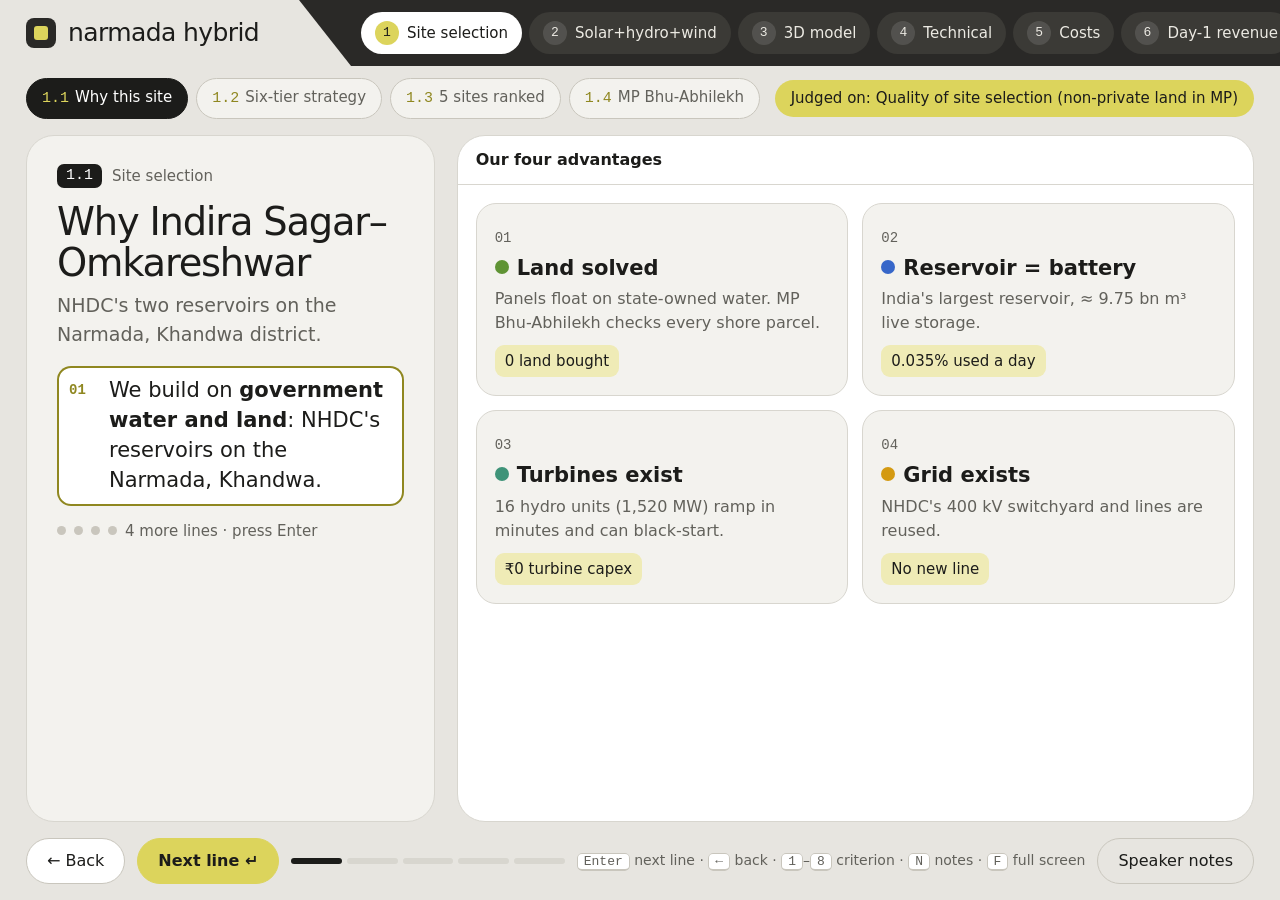
<file: HybridRE_MP/web-app/index.html>
<!doctype html>
<html lang="en">
<head>
<meta charset="utf-8">
<meta name="viewport" content="width=device-width, initial-scale=1, viewport-fit=cover">
<title>Narmada Hybrid</title>
<link rel="stylesheet" href="css/styles.css">
<script type="importmap">
{ "imports": { "three": "./vendor/three/build/three.module.js", "three/addons/": "./vendor/three/examples/jsm/" } }
</script>
</head>
<body>
<div class="app">
  <header class="top">
    <div class="brand"><i aria-hidden="true"></i><b>narmada hybrid</b></div>
    <nav class="cats" id="cats" aria-label="Judging criteria"></nav>
  </header>
  <div class="subbar">
    <nav class="subs" id="subs" aria-label="Sub-sections"></nav>
    <span class="judged" id="judged"></span>
  </div>
  <main class="main">
    <section class="story" id="story" aria-live="polite"></section>
    <section class="visual" id="visual"></section>
  </main>
  <footer class="bottom">
    <button class="btn" id="back" type="button">← Back</button>
    <button class="btn next" id="next" type="button">Next line ↵</button>
    <div class="dashes" id="dashes"></div>
    <span class="hint"><kbd>Enter</kbd> next line · <kbd>←</kbd> back · <kbd>1</kbd>–<kbd>8</kbd> criterion · <kbd>N</kbd> notes · <kbd>F</kbd> full screen</span>
    <button class="btn ghost" id="notesBtn" type="button">Speaker notes</button>
  </footer>
  <aside class="notes" id="notes" hidden><b>Say this</b><p id="notesText"></p></aside>
</div>
<script src="js/data.js"></script>
<script type="module" src="js/app.js"></script>
</body>
</html>
</file>
<file: HybridRE_MP/web-app/css/styles.css>
/* Narmada Hybrid · presenter web app. Stone background, dark top bar, lime accent, large readable type. */
:root{
  --bg:#E7E5E0; --card:#F3F2EE; --paper:#FFFFFF; --ink:#1C1C1A; --muted:#62615B; --line:#D8D6CF; --line2:#C9C6BD;
  --bar:#2A2927; --pill:#3B3A36; --pill-ink:#ECEAE3; --lime:#DCD45C; --lime-soft:#EFEBB6; --olive:#8F8720;
  --solar:#D49A12; --wind:#3E9378; --hydro:#3767C9; --bess:#7E5DC4; --grid:#77756D; --carbon:#5F9334; --risk:#C2553D; --muted-c:#A3A098;
  --sans:"Segoe UI Variable Text","Segoe UI",system-ui,-apple-system,Arial,sans-serif;
  --display:"Segoe UI Variable Display","Segoe UI",system-ui,Arial,sans-serif;
  --mono:Consolas,"Cascadia Mono","Courier New",monospace;
  color-scheme:light;
}
*{box-sizing:border-box}
html,body{height:100%;margin:0}
body{background:var(--bg);color:var(--ink);font-family:var(--sans);font-size:18px;line-height:1.5;-webkit-font-smoothing:antialiased;overflow:hidden}
button{font:inherit;color:inherit;cursor:pointer}
:focus-visible{outline:3px solid var(--olive);outline-offset:2px}
kbd{font-family:var(--mono);font-size:13px;border:1px solid var(--line2);border-bottom-width:2px;border-radius:5px;padding:0 6px;background:var(--paper)}
.app{height:100%;display:grid;grid-template-rows:auto auto minmax(0,1fr) auto}

/* top bar */
.top{display:grid;grid-template-columns:auto minmax(0,1fr)}
.brand{display:flex;align-items:center;gap:12px;padding:14px 40px 14px 26px}
.brand i{width:30px;height:30px;border-radius:8px;background:var(--bar);display:grid;place-items:center}
.brand i::after{content:"";width:14px;height:14px;border-radius:3px;background:var(--lime)}
.brand b{font-weight:400;font-size:25px;letter-spacing:-.6px;white-space:nowrap}
.cats{background:var(--bar);display:flex;gap:7px;align-items:center;padding:12px 18px 12px 62px;clip-path:polygon(0 0,100% 0,100% 100%,52px 100%);overflow-x:auto;scrollbar-width:none}
.cats::-webkit-scrollbar{display:none}
.cat{display:flex;align-items:center;gap:8px;border:0;border-radius:999px;background:var(--pill);color:var(--pill-ink);padding:9px 14px;font-size:15px;font-weight:500;white-space:nowrap}
.cat .n{display:grid;place-items:center;width:24px;height:24px;border-radius:50%;background:rgba(255,255,255,.12);font-size:13px;font-family:var(--mono)}
.cat[aria-current="true"]{background:var(--paper);color:var(--ink)}
.cat[aria-current="true"] .n{background:var(--lime)}
.cat:hover:not([aria-current="true"]){background:#4A4944}

/* sub bar */
.subbar{display:flex;align-items:center;gap:14px;padding:12px 26px 0;min-width:0}
.subs{display:flex;gap:8px;overflow-x:auto;scrollbar-width:none;min-width:0}
.subs::-webkit-scrollbar{display:none}
.sub{border:1px solid var(--line2);background:var(--card);border-radius:999px;padding:7px 15px;font-size:15px;white-space:nowrap;color:var(--muted)}
.sub b{font-family:var(--mono);font-weight:500;margin-right:6px;color:var(--olive)}
.sub[aria-current="true"]{background:var(--ink);border-color:var(--ink);color:#fff}
.sub[aria-current="true"] b{color:var(--lime)}
.judged{margin-left:auto;white-space:nowrap;background:var(--lime);border-radius:999px;padding:7px 16px;font-size:15px;font-weight:500}

/* main */
.main{display:grid;grid-template-columns:minmax(380px,.82fr) minmax(0,1.6fr);gap:22px;padding:16px 26px;min-height:0}
.story{background:var(--card);border:1px solid var(--line);border-radius:28px;padding:28px 30px;display:flex;flex-direction:column;min-height:0;overflow-y:auto}
.kicker{display:flex;align-items:center;gap:10px;font-size:15px;color:var(--muted)}
.kicker .num{font-family:var(--mono);background:var(--ink);color:#fff;border-radius:7px;padding:1px 9px}
.story h1{font-family:var(--display);font-weight:300;font-size:clamp(32px,3vw,48px);line-height:1.06;letter-spacing:-1.2px;margin:14px 0 8px;text-wrap:balance}
.lede{font-size:19px;color:var(--muted);margin:0 0 18px;max-width:46ch}
.lines{list-style:none;margin:0;padding:0;display:flex;flex-direction:column;gap:10px}
.lines li{display:grid;grid-template-columns:30px 1fr;gap:10px;font-size:21px;line-height:1.42;padding:10px 12px;border-radius:14px;cursor:pointer;animation:rise .35s ease both}
.lines li .m{font-family:var(--mono);font-size:14px;color:var(--muted);padding-top:5px}
.lines li.now{background:var(--paper);box-shadow:inset 0 0 0 2px var(--olive)}
.lines li.now .m{color:var(--olive);font-weight:700}
.lines li.past{color:#3a3a37}
.lines li b{font-weight:600}
.more{margin-top:14px;font-size:15px;color:var(--muted);display:flex;align-items:center;gap:8px}
.more i{width:9px;height:9px;border-radius:50%;background:var(--line2)}
@keyframes rise{from{opacity:0;transform:translateY(8px)}to{opacity:1;transform:none}}

.visual{position:relative;background:var(--paper);border:1px solid var(--line);border-radius:28px;overflow:hidden;display:flex;flex-direction:column;min-height:0;min-width:0}
.vhead{display:flex;align-items:center;gap:10px;padding:12px 18px;border-bottom:1px solid var(--line);font-size:16px;color:var(--muted);flex-wrap:wrap}
.vhead b{color:var(--ink);font-weight:600}
.vhead .sp{margin-left:auto;display:flex;gap:8px;flex-wrap:wrap}
.tog{border:1px solid var(--line2);background:var(--paper);border-radius:999px;padding:6px 14px;font-size:14.5px}
.tog[aria-pressed="true"]{background:var(--ink);color:#fff;border-color:var(--ink)}
.vbody{position:relative;flex:1;min-height:0;overflow:auto}
.vbody.center{display:flex;align-items:center;justify-content:center;padding:14px 18px}
.vbody > svg{display:block;width:100%;height:100%}
.vnote{font-size:14.5px;color:var(--muted);padding:9px 18px;border-top:1px solid var(--line)}

/* bottom */
.bottom{display:flex;align-items:center;gap:12px;padding:0 26px 16px;flex-wrap:wrap}
.btn{border:1px solid var(--line2);background:var(--paper);border-radius:999px;padding:10px 20px;font-size:16px}
.btn.next{background:var(--lime);border-color:var(--lime);font-weight:600}
.btn.ghost{background:transparent}
.btn[aria-pressed="true"]{background:var(--ink);color:#fff}
.dashes{display:flex;gap:5px;flex:1;min-width:120px;max-width:520px}
.dashes i{flex:1;height:6px;border-radius:3px;background:var(--line);cursor:pointer}
.dashes i.done{background:var(--olive)}
.dashes i.on{background:var(--ink)}
.hint{font-size:14px;color:var(--muted);margin-left:auto}
.notes{position:fixed;left:26px;right:26px;bottom:70px;background:var(--bar);color:#ECEAE3;border-radius:18px;padding:16px 22px;font-size:18px;box-shadow:0 20px 50px rgba(0,0,0,.3);z-index:30}
.notes b{color:var(--lime);font-size:14px;letter-spacing:.08em;text-transform:uppercase}
.notes p{margin:6px 0 0}

/* cards, tables, kpis */
.grid{display:grid;gap:14px;padding:18px}
.card{background:var(--card);border:1px solid var(--line);border-radius:20px;padding:18px;transition:opacity .3s,box-shadow .3s,border-color .3s,transform .3s}
.card.hot{background:var(--paper);border-color:var(--olive);box-shadow:0 0 0 4px var(--lime-soft);transform:translateY(-2px)}
.card.dim{opacity:.42}
.card .no{font-family:var(--mono);font-size:14px;color:var(--muted)}
.card h3{margin:6px 0 6px;font-size:21px;font-weight:600;line-height:1.25}
.card p{margin:0;font-size:16px;color:var(--muted)}
.card .dot{width:14px;height:14px;border-radius:50%;display:inline-block;margin-right:8px;vertical-align:1px}
.tag{display:inline-block;margin-top:10px;background:var(--lime-soft);border-radius:9px;padding:5px 10px;font-size:15px}
.tbl{width:100%;border-collapse:collapse;font-size:16.5px}
.tbl th{text-align:left;font-size:13px;letter-spacing:.07em;text-transform:uppercase;color:var(--muted);font-weight:600;padding:12px 16px;border-bottom:1px solid var(--line);position:sticky;top:0;background:var(--paper);z-index:1}
.tbl td{padding:12px 16px;border-bottom:1px solid var(--line);vertical-align:top}
.tbl td:first-child{font-weight:600}
.tbl td.num{font-family:var(--mono);text-align:right;white-space:nowrap}
.tbl tr{transition:opacity .3s,background .3s}
.tbl tr.hot td{background:var(--lime-soft)}
.tbl tr.dim{opacity:.4}
.pass{color:var(--carbon);font-weight:700}.fail{color:var(--risk);font-weight:700}
.kpis{display:grid;grid-template-columns:repeat(3,minmax(0,1fr));gap:12px;padding:16px 18px}
.kpi{background:var(--card);border:1px solid var(--line);border-radius:18px;padding:12px 16px;transition:all .3s}
.kpi.hot{background:var(--lime-soft);border-color:var(--olive)}
.kpi small{display:block;font-size:14.5px;color:var(--muted)}
.kpi b{font-family:var(--display);font-weight:300;font-size:32px;letter-spacing:-.6px}
.rank{display:flex;flex-direction:column;gap:10px;padding:16px 18px}
.rk{display:grid;grid-template-columns:44px 1fr auto;gap:12px;align-items:center;background:var(--card);border:1px solid var(--line);border-radius:16px;padding:12px 16px;transition:all .3s}
.rk.hot{background:var(--lime-soft);border-color:var(--olive)}
.rk.dim{opacity:.45}
.rk .r{font-family:var(--mono);font-size:16px;color:var(--muted)}
.rk h4{margin:0;font-size:19px;font-weight:600}
.rk p{margin:2px 0 0;font-size:15px;color:var(--muted)}
.rk .s{font-family:var(--display);font-size:30px;font-weight:300}
.meter{height:7px;border-radius:4px;background:var(--line);overflow:hidden;margin-top:6px;max-width:220px}
.meter i{display:block;height:100%;background:var(--olive)}
.split{display:grid;grid-template-columns:1.25fr 1fr;min-height:0;height:100%}
.bigmap .ttl{font-size:21px}
.bigmap .ax{font-size:17px}
.split > *{min-width:0;min-height:0;overflow:auto}
.stackbar{display:flex;height:54px;border-radius:14px;overflow:hidden;margin:4px 0 10px}
.stackbar i{display:block;height:100%}
.legend{display:flex;flex-wrap:wrap;gap:8px 18px;font-size:15px}
.legend span{display:flex;align-items:center;gap:7px}
.legend i{width:12px;height:12px;border-radius:50%}

/* svg text */
.ax{font:400 13px var(--mono);fill:var(--muted)}
.axl{stroke:#E4E2DB;stroke-width:1}
.ttl{font:600 14.5px var(--sans);fill:var(--ink)}
.dg .node{cursor:grab}
.dg .node .card2{fill:var(--paper);stroke:var(--line2);stroke-width:1.2}
.dg .node .halo{fill:none;stroke:var(--lime);stroke-width:0}
.dg .node .t{font:600 15.5px var(--sans);fill:var(--ink)}
.dg .node .s{font:400 13px var(--sans);fill:var(--muted)}
.dg .node.hot .card2{stroke:var(--olive);stroke-width:2.2}
.dg .node.hot .halo{stroke-width:7}
.dg.focus .node:not(.hot){opacity:.32}
.dg .edge{fill:none;stroke:var(--muted-c);stroke-width:1.8;stroke-dasharray:3 6;stroke-linecap:round;animation:flow 1.1s linear infinite}
.dg .edge.ctl{animation:none;stroke-dasharray:2 5}
.dg.focus .edge:not(.hot){opacity:.15}
.dg .edge.hot{stroke-width:3.4}
.dg .node,.dg .edge{transition:opacity .3s}
@keyframes flow{to{stroke-dashoffset:-18}}
.flowline{stroke-dasharray:6 8;animation:flow 1s linear infinite}

/* 3d */
#plant{position:absolute;inset:0}
#plant canvas{display:block;width:100%!important;height:100%!important;cursor:grab}
.lbl{position:absolute;transform:translate(-50%,-100%);font-size:14px;font-weight:600;padding:6px 12px 6px 10px;border-radius:999px;background:rgba(255,255,255,.95);border:1px solid var(--line2);white-space:nowrap;cursor:pointer;display:flex;align-items:center;gap:7px;box-shadow:0 6px 16px rgba(0,0,0,.12)}
.lbl::after{content:"";position:absolute;left:50%;top:100%;width:1.5px;height:14px;background:rgba(255,255,255,.95)}
.lbl i{width:10px;height:10px;border-radius:50%}
.lbl.hot{background:var(--lime);border-color:var(--olive);z-index:3}
.readout{position:absolute;right:16px;top:16px;background:rgba(255,255,255,.95);border:1px solid var(--line);border-radius:18px;padding:12px 16px;min-width:270px;z-index:4;box-shadow:0 10px 26px rgba(0,0,0,.12)}
.readout h5{margin:0 0 8px;font-size:13px;letter-spacing:.08em;text-transform:uppercase;color:var(--muted)}
.readout .row{display:grid;grid-template-columns:14px 1fr auto;gap:10px;align-items:center;font-size:16px;padding:2px 0}
.readout .row i{width:11px;height:11px;border-radius:50%}
.readout .row b{font-family:var(--mono)}
.readout .tot{border-top:1px solid var(--line);margin-top:6px;padding-top:6px;font-weight:700}
.readout p{margin:8px 0 0;font-size:14.5px;color:var(--muted);max-width:270px}
.info{position:absolute;left:16px;top:16px;width:320px;background:rgba(255,255,255,.97);border:1px solid var(--line);border-radius:18px;padding:16px 18px;z-index:5;box-shadow:0 12px 30px rgba(0,0,0,.15)}
.info h4{margin:0 0 4px;font-size:20px}
.info ul{margin:8px 0 0;padding-left:18px;font-size:15.5px}
.info .x{position:absolute;right:10px;top:8px;border:0;background:none;font-size:20px;color:var(--muted)}
.hint3d{position:absolute;left:16px;bottom:14px;font-size:14px;background:rgba(255,255,255,.93);border:1px solid var(--line);border-radius:999px;padding:5px 14px;z-index:4}
.loading{position:absolute;inset:0;display:grid;place-items:center;color:var(--muted);font-size:18px}
.asks{position:absolute;left:16px;bottom:16px;right:16px;display:grid;grid-template-columns:repeat(4,minmax(0,1fr));gap:10px;z-index:4}
.asks div{background:rgba(42,41,39,.92);color:#fff;border-radius:16px;padding:12px 14px;font-size:15.5px;transition:all .3s}
.asks div b{display:block;color:var(--lime);font-size:17px}
.asks div.hot{background:var(--lime);color:var(--ink)}
.asks div.hot b{color:var(--ink)}

@media (max-width:1100px){
  body{overflow:auto}
  .app{height:auto}
  .main{grid-template-columns:1fr}
  .visual{min-height:560px}
  .hint{display:none}
  .kpis{grid-template-columns:repeat(2,minmax(0,1fr))}
  .split{grid-template-columns:1fr}
  .asks{grid-template-columns:repeat(2,minmax(0,1fr))}
}
@media (prefers-reduced-motion:reduce){*{animation:none!important;transition:none!important}}
</file>
